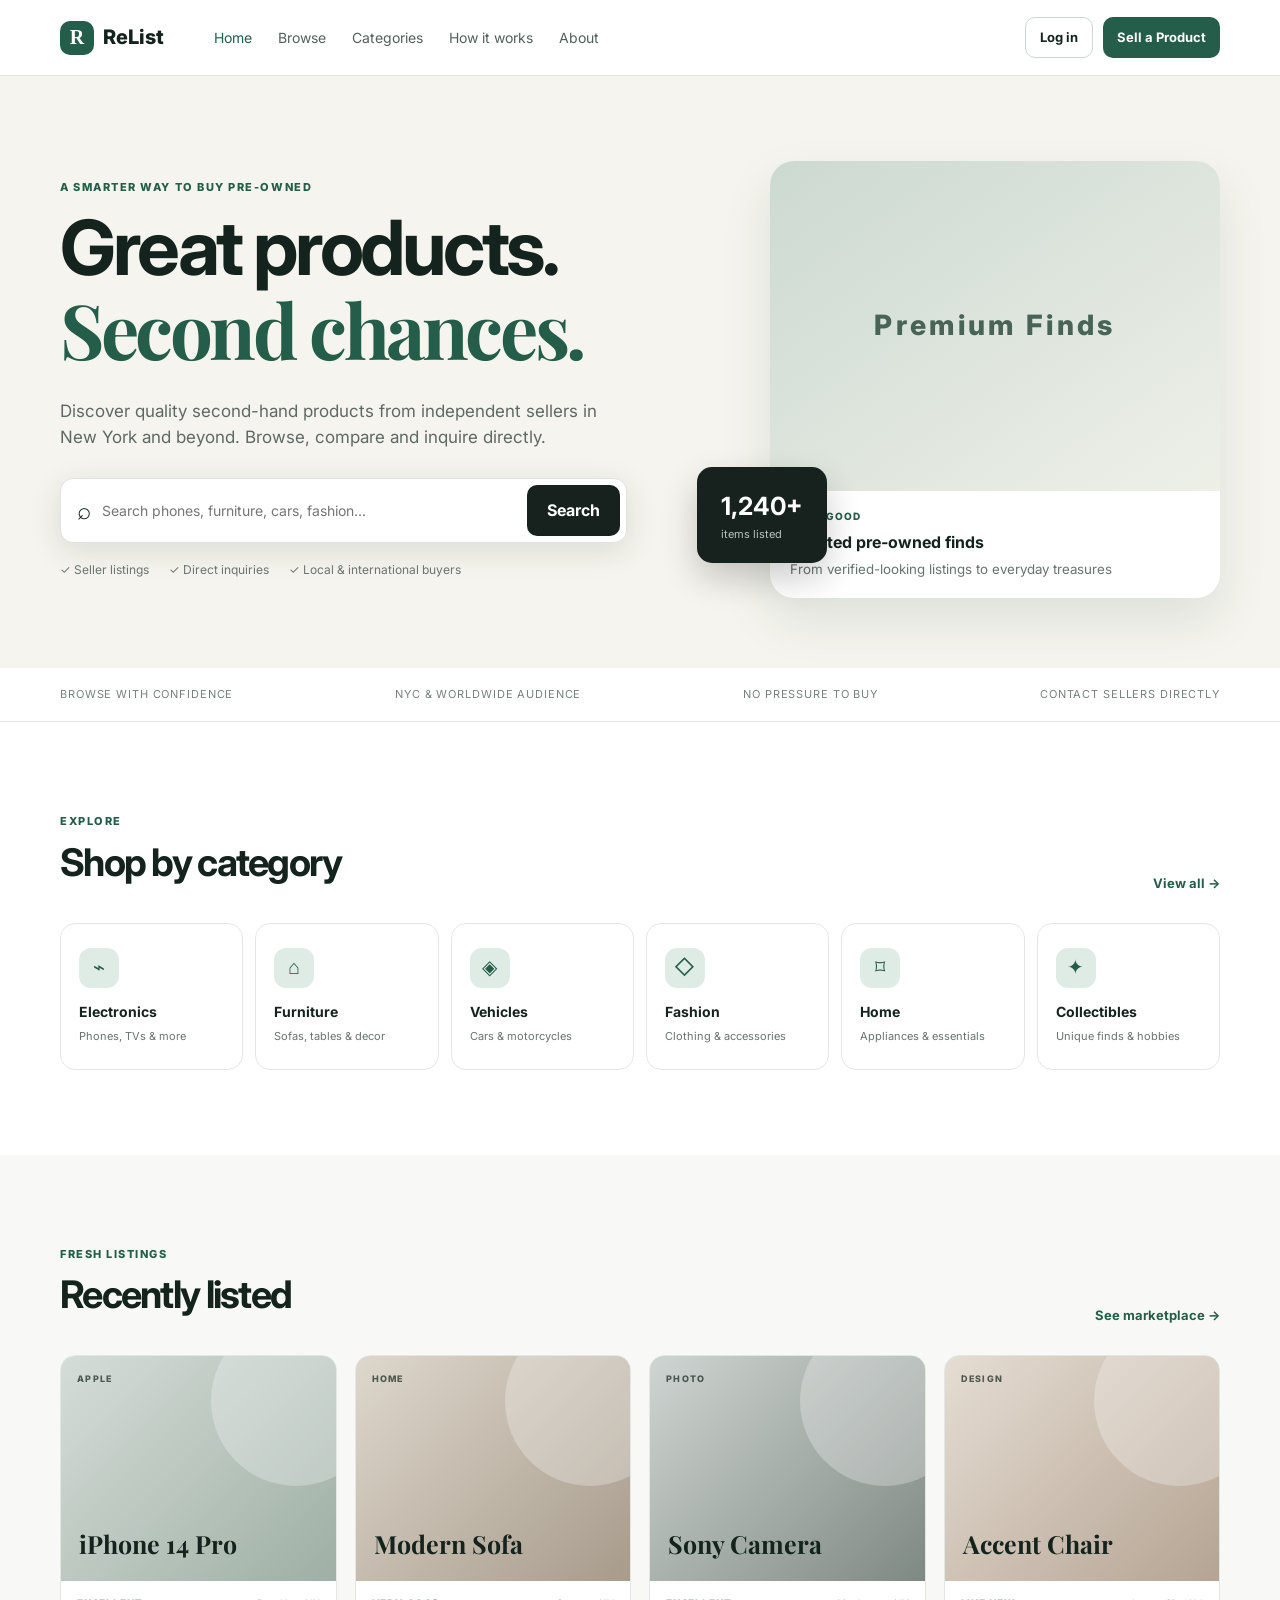
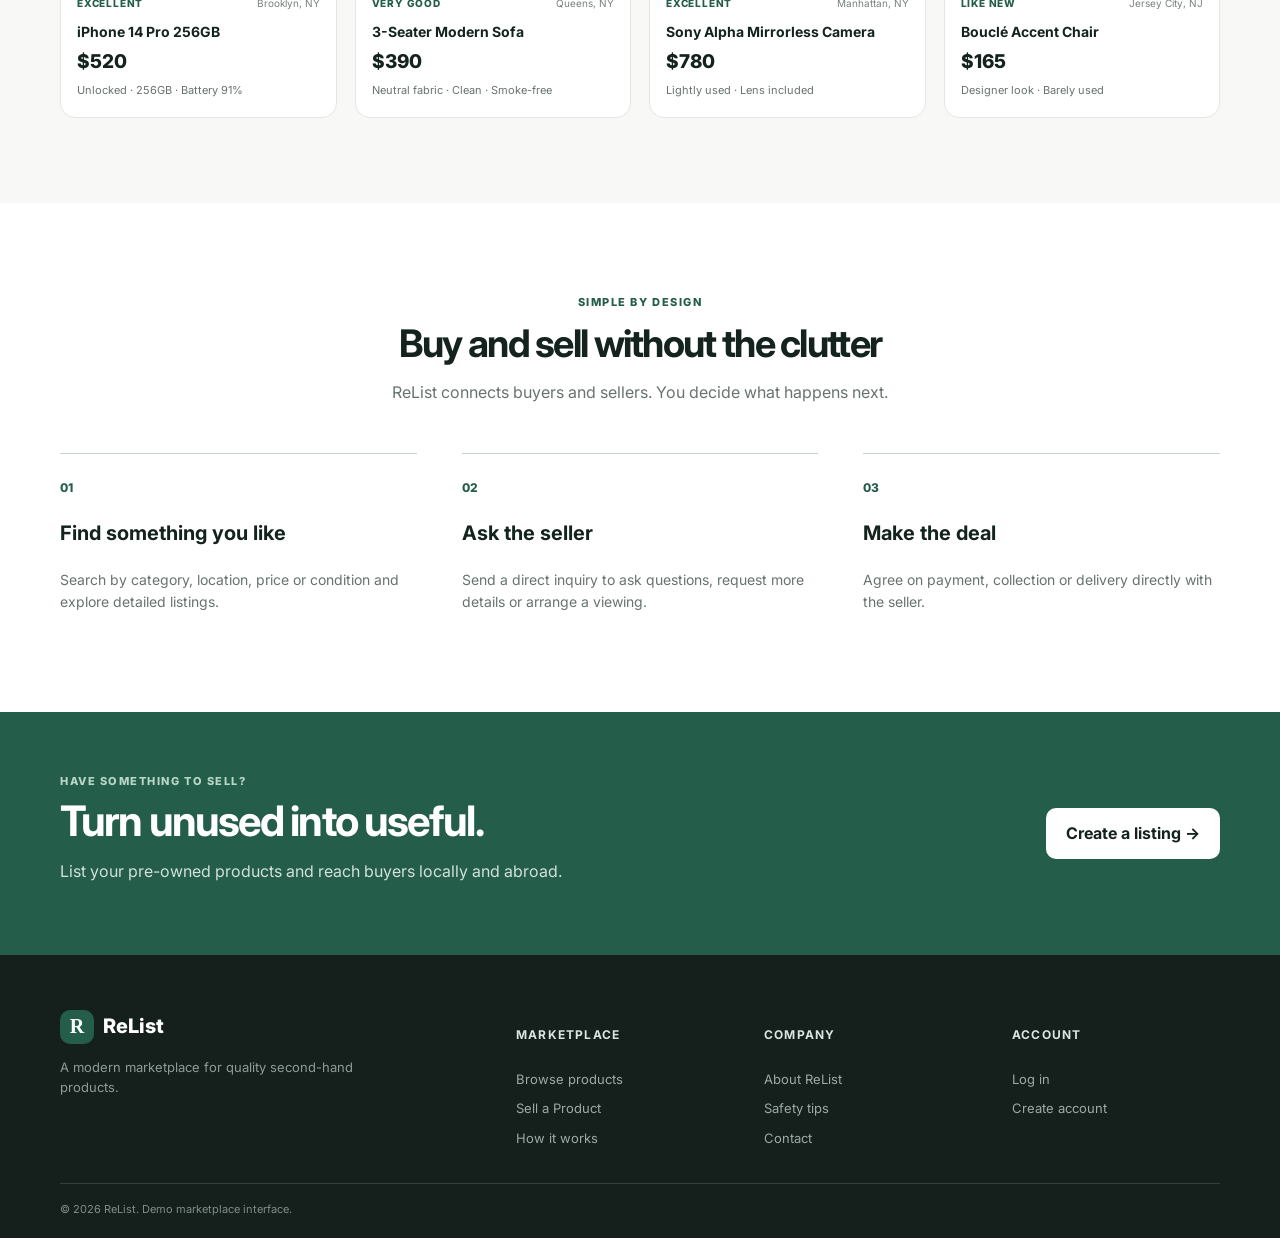
<file: index.html>
<!DOCTYPE html>
<html lang="en">
<head>
  <meta charset="UTF-8">
  <meta name="viewport" content="width=device-width, initial-scale=1.0">
  <meta name="description" content="A clean second-hand marketplace for quality pre-owned products from trusted sellers.">
  <title>ReList — Quality Second-Hand Marketplace</title>
  <link rel="preconnect" href="https://fonts.googleapis.com">
  <link rel="preconnect" href="https://fonts.gstatic.com" crossorigin>
  <link href="https://fonts.googleapis.com/css2?family=Inter:wght@400;500;600;700;800&family=Playfair+Display:wght@700&display=swap" rel="stylesheet">
  <link rel="stylesheet" href="assets/styles.css">
</head>
<body>
<header class="site-header">
  <div class="container nav-wrap">
    <a class="logo" href="index.html"><span>R</span> ReList</a>
    <button class="mobile-toggle" aria-label="Open menu">☰</button>
    <nav class="main-nav">
      <a href="index.html" class="active">Home</a>
      <a href="browse.html">Browse</a>
      <a href="#categories">Categories</a>
      <a href="#how-it-works">How it works</a>
      <a href="about.html">About</a>
    </nav>
    <div class="nav-actions">
      <a class="btn btn-outline small" href="login.html">Log in</a>
      <a class="btn btn-primary small" href="sell.html">Sell a Product</a>
    </div>
  </div>
</header>

<main>
<section class="hero">
  <div class="container hero-grid">
    <div class="hero-copy">
      <div class="eyebrow">A smarter way to buy pre-owned</div>
      <h1>Great products.<br><em>Second chances.</em></h1>
      <p>Discover quality second-hand products from independent sellers in New York and beyond. Browse, compare and inquire directly.</p>
      <form class="hero-search" action="browse.html">
        <span>⌕</span>
        <input name="q" placeholder="Search phones, furniture, cars, fashion..." aria-label="Search products">
        <button class="btn btn-dark">Search</button>
      </form>
      <div class="hero-meta"><span>✓ Seller listings</span><span>✓ Direct inquiries</span><span>✓ Local & international buyers</span></div>
    </div>
    <div class="hero-visual">
      <div class="hero-card hero-card-main">
        <div class="photo-placeholder large">Premium Finds</div>
        <div class="hero-product-info"><span class="condition-badge">VERY GOOD</span><strong>Curated pre-owned finds</strong><small>From verified-looking listings to everyday treasures</small></div>
      </div>
      <div class="floating-card"><strong>1,240+</strong><span>items listed</span></div>
    </div>
  </div>
</section>

<section class="trust-strip">
  <div class="container trust-items"><span>Browse with confidence</span><span>NYC & worldwide audience</span><span>No pressure to buy</span><span>Contact sellers directly</span></div>
</section>

<section class="section" id="categories">
  <div class="container">
    <div class="section-heading"><div><span class="kicker">Explore</span><h2>Shop by category</h2></div><a href="browse.html">View all →</a></div>
    <div class="category-grid">
      <a class="category-card" href="browse.html?category=electronics"><div class="cat-icon">⌁</div><strong>Electronics</strong><span>Phones, TVs & more</span></a>
      <a class="category-card" href="browse.html?category=furniture"><div class="cat-icon">⌂</div><strong>Furniture</strong><span>Sofas, tables & decor</span></a>
      <a class="category-card" href="browse.html?category=vehicles"><div class="cat-icon">◈</div><strong>Vehicles</strong><span>Cars & motorcycles</span></a>
      <a class="category-card" href="browse.html?category=fashion"><div class="cat-icon">◇</div><strong>Fashion</strong><span>Clothing & accessories</span></a>
      <a class="category-card" href="browse.html?category=home"><div class="cat-icon">⌑</div><strong>Home</strong><span>Appliances & essentials</span></a>
      <a class="category-card" href="browse.html?category=collectibles"><div class="cat-icon">✦</div><strong>Collectibles</strong><span>Unique finds & hobbies</span></a>
    </div>
  </div>
</section>

<section class="section soft" id="featured">
  <div class="container">
    <div class="section-heading"><div><span class="kicker">Fresh listings</span><h2>Recently listed</h2></div><a href="browse.html">See marketplace →</a></div>
    <div class="product-grid">
      <article class="product-card">
        <a href="product.html?id=1"><div class="product-image p-phone"><span>APPLE</span><b>iPhone 14 Pro</b></div></a>
        <div class="product-body"><div class="row"><span class="condition">Excellent</span><span class="location">Brooklyn, NY</span></div><h3><a href="product.html?id=1">iPhone 14 Pro 256GB</a></h3><div class="price">$520</div><p>Unlocked · 256GB · Battery 91%</p></div>
      </article>
      <article class="product-card">
        <a href="product.html?id=2"><div class="product-image p-sofa"><span>HOME</span><b>Modern Sofa</b></div></a>
        <div class="product-body"><div class="row"><span class="condition">Very good</span><span class="location">Queens, NY</span></div><h3><a href="product.html?id=2">3-Seater Modern Sofa</a></h3><div class="price">$390</div><p>Neutral fabric · Clean · Smoke-free</p></div>
      </article>
      <article class="product-card">
        <a href="product.html?id=3"><div class="product-image p-camera"><span>PHOTO</span><b>Sony Camera</b></div></a>
        <div class="product-body"><div class="row"><span class="condition">Excellent</span><span class="location">Manhattan, NY</span></div><h3><a href="product.html?id=3">Sony Alpha Mirrorless Camera</a></h3><div class="price">$780</div><p>Lightly used · Lens included</p></div>
      </article>
      <article class="product-card">
        <a href="product.html?id=4"><div class="product-image p-chair"><span>DESIGN</span><b>Accent Chair</b></div></a>
        <div class="product-body"><div class="row"><span class="condition">Like new</span><span class="location">Jersey City, NJ</span></div><h3><a href="product.html?id=4">Bouclé Accent Chair</a></h3><div class="price">$165</div><p>Designer look · Barely used</p></div>
      </article>
    </div>
  </div>
</section>

<section class="section" id="how-it-works">
  <div class="container">
    <div class="center-heading"><span class="kicker">Simple by design</span><h2>Buy and sell without the clutter</h2><p>ReList connects buyers and sellers. You decide what happens next.</p></div>
    <div class="steps">
      <div class="step"><span>01</span><h3>Find something you like</h3><p>Search by category, location, price or condition and explore detailed listings.</p></div>
      <div class="step"><span>02</span><h3>Ask the seller</h3><p>Send a direct inquiry to ask questions, request more details or arrange a viewing.</p></div>
      <div class="step"><span>03</span><h3>Make the deal</h3><p>Agree on payment, collection or delivery directly with the seller.</p></div>
    </div>
  </div>
</section>

<section class="sell-banner">
  <div class="container banner-inner"><div><span class="kicker">Have something to sell?</span><h2>Turn unused into useful.</h2><p>List your pre-owned products and reach buyers locally and abroad.</p></div><a class="btn btn-light" href="sell.html">Create a listing →</a></div>
</section>
</main>

<footer class="footer"><div class="container footer-grid"><div><a class="logo light" href="index.html"><span>R</span> ReList</a><p>A modern marketplace for quality second-hand products.</p></div><div><h4>Marketplace</h4><a href="browse.html">Browse products</a><a href="sell.html">Sell a Product</a><a href="about.html">How it works</a></div><div><h4>Company</h4><a href="about.html">About ReList</a><a href="#">Safety tips</a><a href="#">Contact</a></div><div><h4>Account</h4><a href="login.html">Log in</a><a href="login.html#register">Create account</a></div></div><div class="container footer-bottom">© 2026 ReList. Demo marketplace interface.</div></footer>
<script src="assets/products.js"></script><script src="assets/app.js"></script>
</body>
</html>
</file>
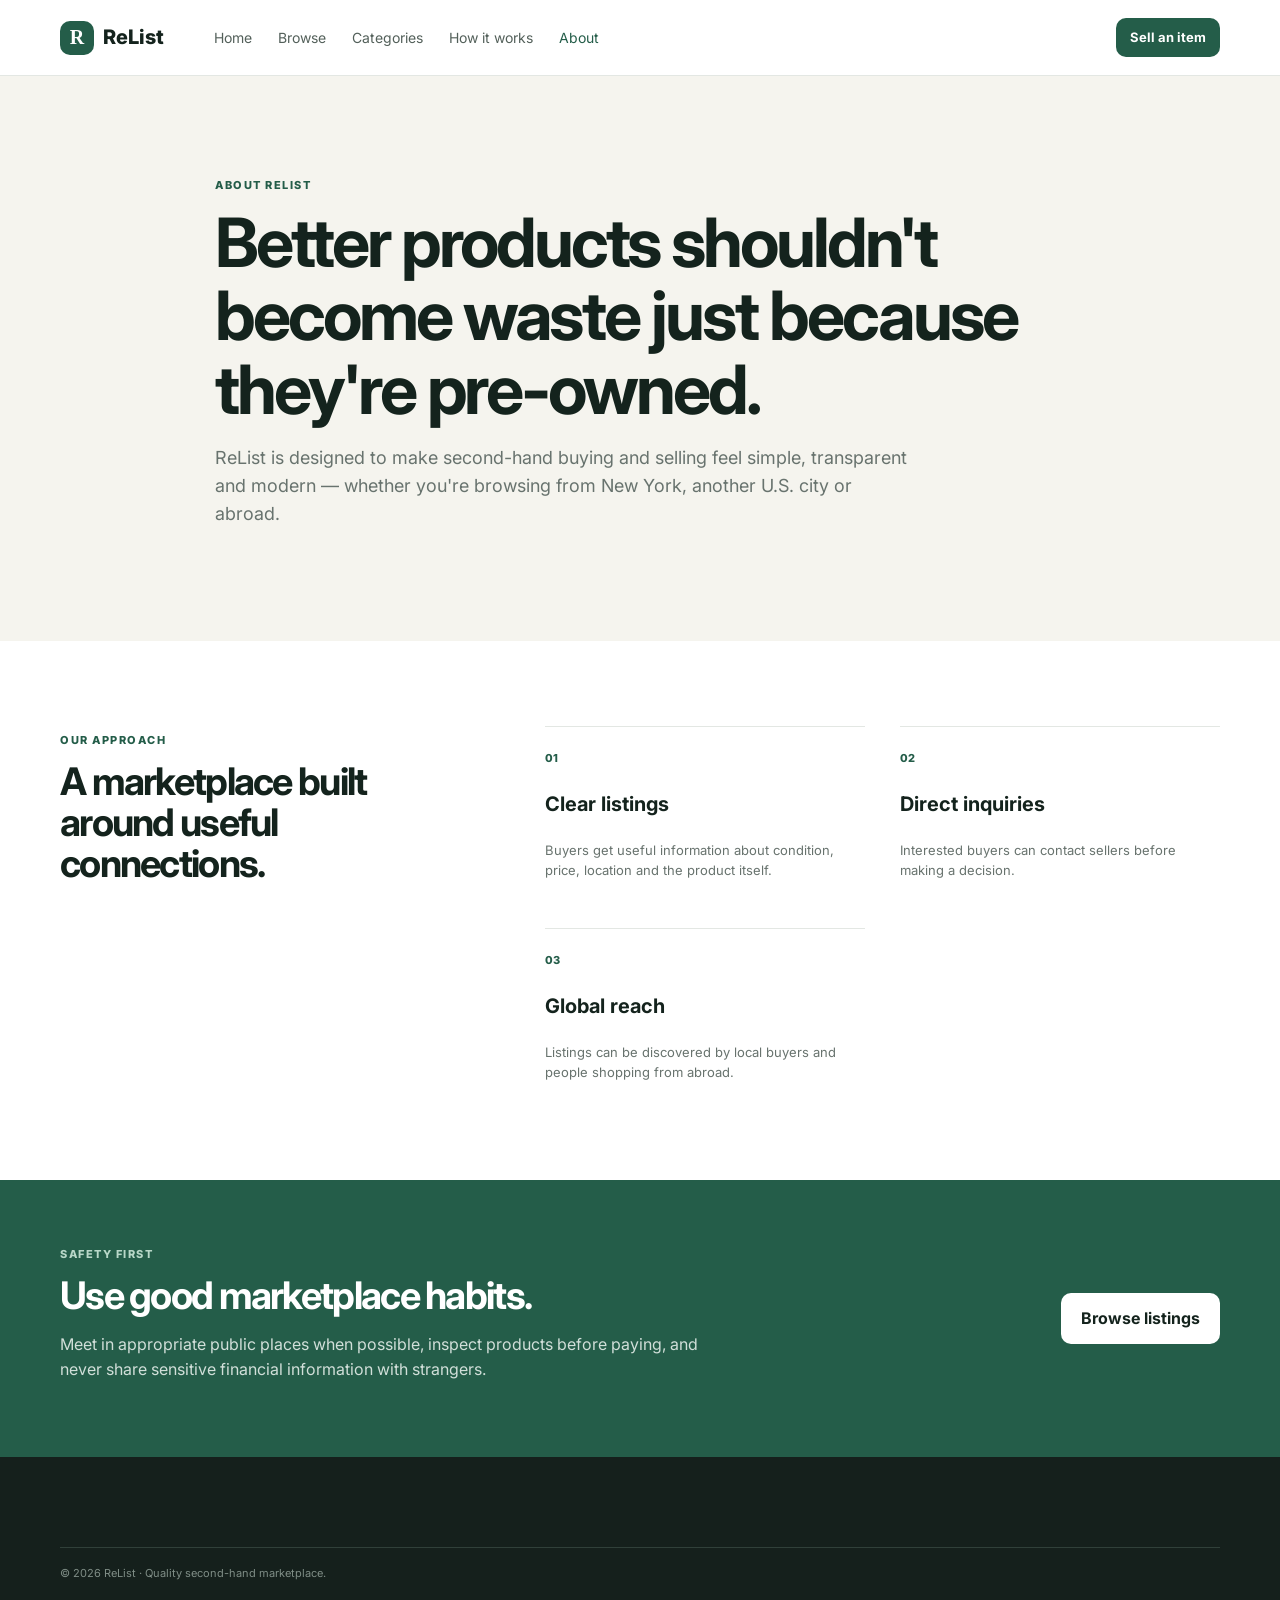
<file: about.html>
<!DOCTYPE html>
<html lang="en"><head><meta charset="UTF-8"><meta name="viewport" content="width=device-width, initial-scale=1.0"><title>About ReList</title><link rel="preconnect" href="https://fonts.googleapis.com"><link rel="preconnect" href="https://fonts.gstatic.com" crossorigin><link href="https://fonts.googleapis.com/css2?family=Inter:wght@400;500;600;700;800&family=Playfair+Display:wght@700&display=swap" rel="stylesheet"><link rel="stylesheet" href="assets/styles.css"></head>
<body><header class="site-header"><div class="container nav-wrap"><a class="logo" href="index.html"><span>R</span> ReList</a><button class="mobile-toggle">☰</button><nav class="main-nav"><a href="index.html">Home</a><a href="browse.html">Browse</a><a href="index.html#categories">Categories</a><a href="index.html#how-it-works">How it works</a><a href="about.html" class="active">About</a></nav><div class="nav-actions"><a class="btn btn-primary small" href="sell.html">Sell an item</a></div></div></header>
<main><section class="about-hero"><div class="container narrow"><span class="kicker">About ReList</span><h1>Better products shouldn't become waste just because they're pre-owned.</h1><p>ReList is designed to make second-hand buying and selling feel simple, transparent and modern — whether you're browsing from New York, another U.S. city or abroad.</p></div></section><section class="section"><div class="container values"><div><span class="kicker">Our approach</span><h2>A marketplace built around useful connections.</h2></div><div class="value-grid"><article><span>01</span><h3>Clear listings</h3><p>Buyers get useful information about condition, price, location and the product itself.</p></article><article><span>02</span><h3>Direct inquiries</h3><p>Interested buyers can contact sellers before making a decision.</p></article><article><span>03</span><h3>Global reach</h3><p>Listings can be discovered by local buyers and people shopping from abroad.</p></article></div></div></section><section class="safety-section"><div class="container"><div><span class="kicker">Safety first</span><h2>Use good marketplace habits.</h2><p>Meet in appropriate public places when possible, inspect products before paying, and never share sensitive financial information with strangers.</p></div><a class="btn btn-light" href="browse.html">Browse listings</a></div></section></main><footer class="footer"><div class="container footer-bottom">© 2026 ReList · Quality second-hand marketplace.</div></footer></body></html>
</file>
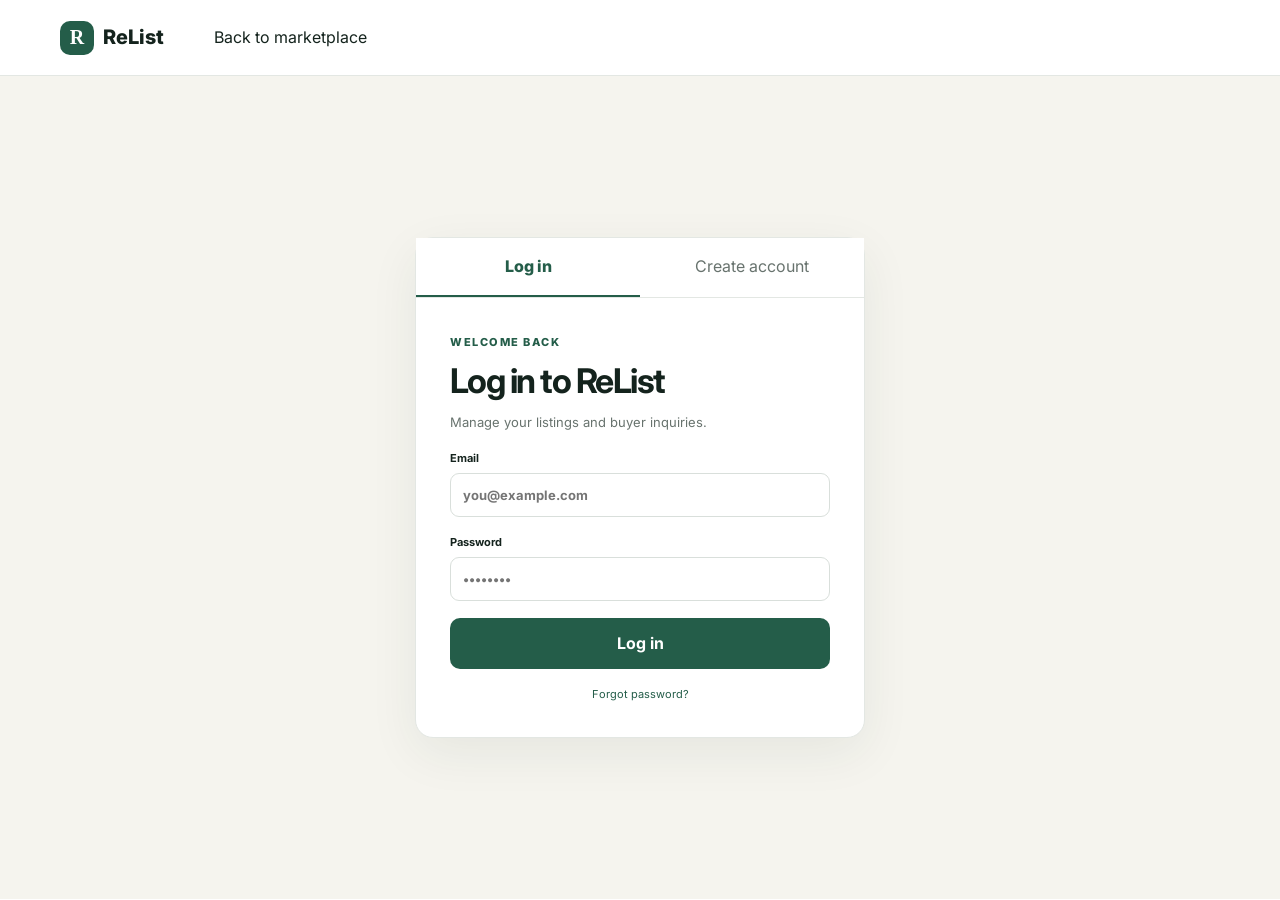
<file: login.html>
<!DOCTYPE html>
<html lang="en"><head><meta charset="UTF-8"><meta name="viewport" content="width=device-width, initial-scale=1.0"><title>Log in — ReList</title><link rel="preconnect" href="https://fonts.googleapis.com"><link rel="preconnect" href="https://fonts.gstatic.com" crossorigin><link href="https://fonts.googleapis.com/css2?family=Inter:wght@400;500;600;700;800&family=Playfair+Display:wght@700&display=swap" rel="stylesheet"><link rel="stylesheet" href="assets/styles.css"></head>
<body class="auth-page"><header class="site-header"><div class="container nav-wrap"><a class="logo" href="index.html"><span>R</span> ReList</a><a href="browse.html">Back to marketplace</a></div></header><main><div class="auth-card"><div class="auth-tabs"><button class="active">Log in</button><button>Create account</button></div><div id="loginPanel"><span class="kicker">Welcome back</span><h1>Log in to ReList</h1><p>Manage your listings and buyer inquiries.</p><form><label>Email<input type="email" required placeholder="you@example.com"></label><label>Password<input type="password" required placeholder="••••••••"></label><button class="btn btn-primary full">Log in</button></form><a class="forgot" href="#">Forgot password?</a></div><div id="registerPanel" hidden><span class="kicker">Join ReList</span><h1>Create your account</h1><p>Start buying and selling quality pre-owned products.</p><form><label>Full name<input placeholder="Your name"></label><label>Email<input type="email" placeholder="you@example.com"></label><label>Password<input type="password" placeholder="Create a password"></label><button class="btn btn-primary full">Create account</button></form></div></div></main><script src="assets/products.js"></script><script src="assets/app.js"></script></body></html>
</file>
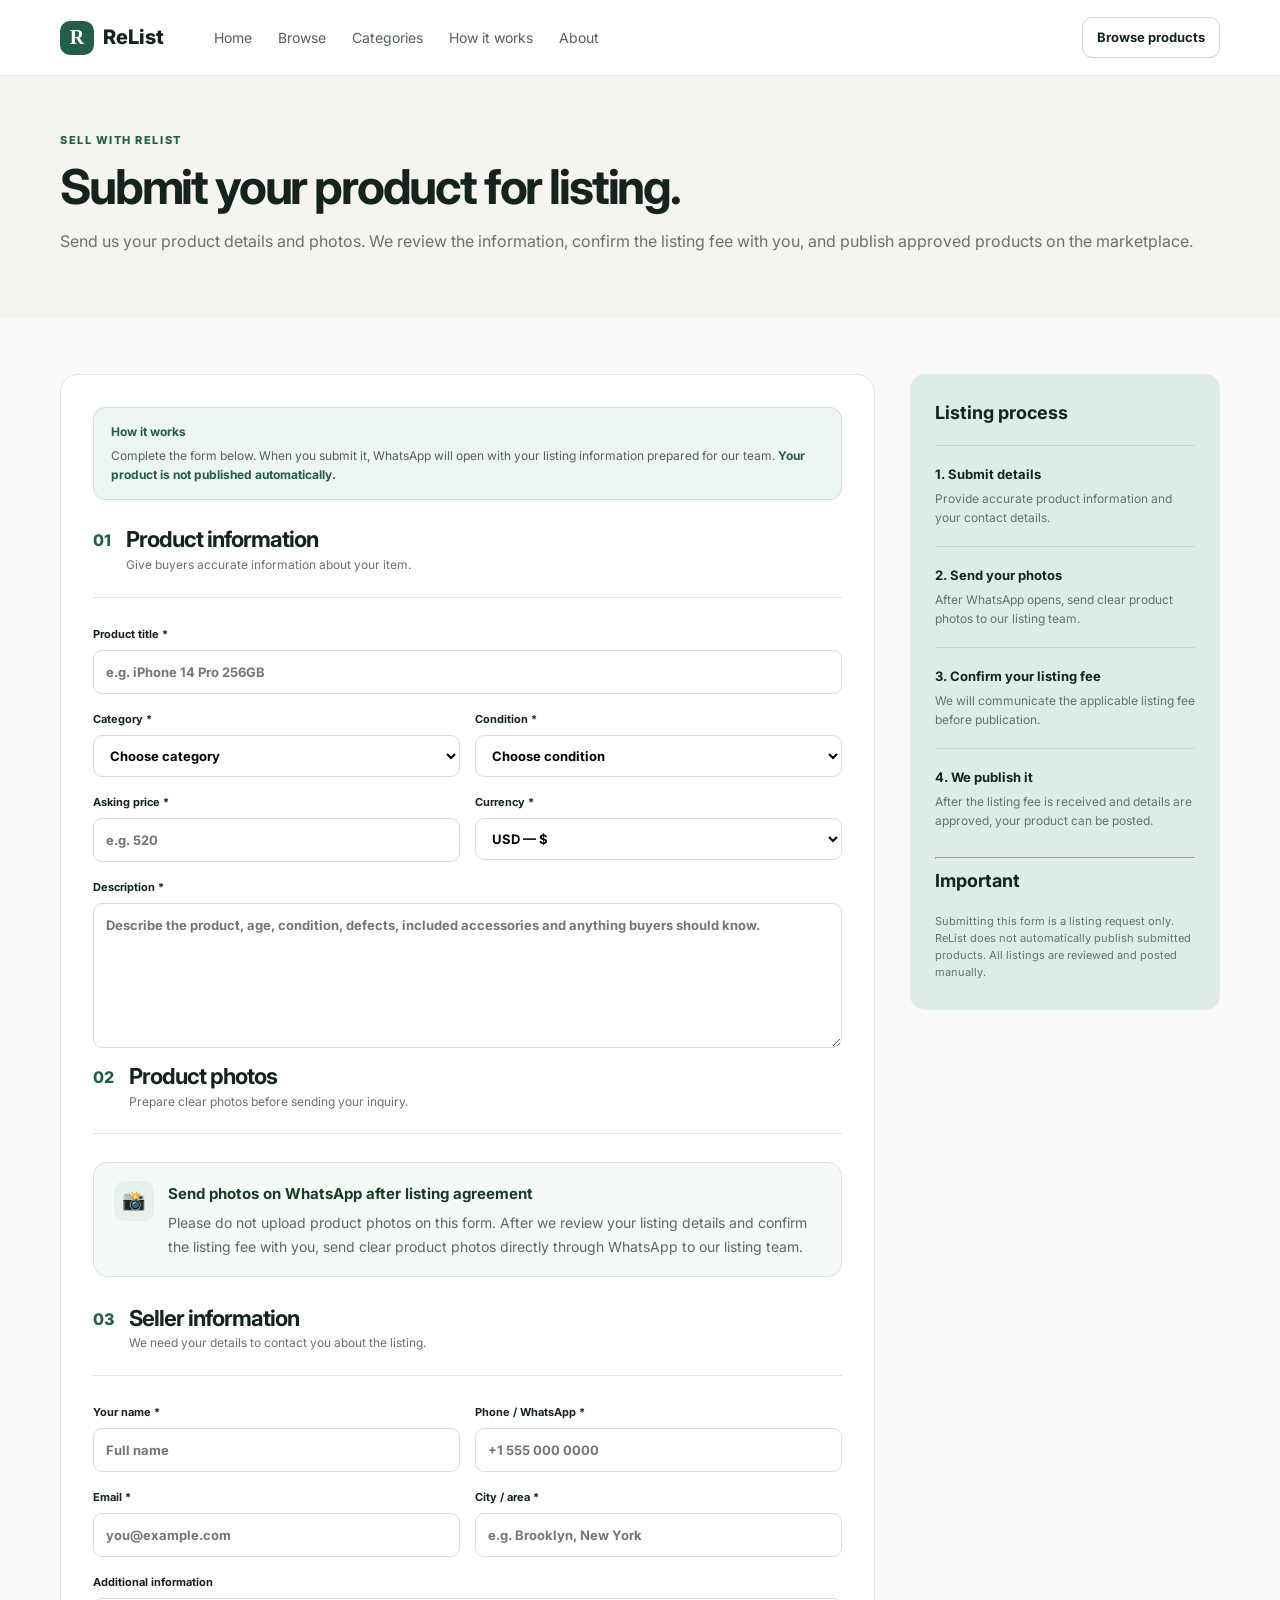
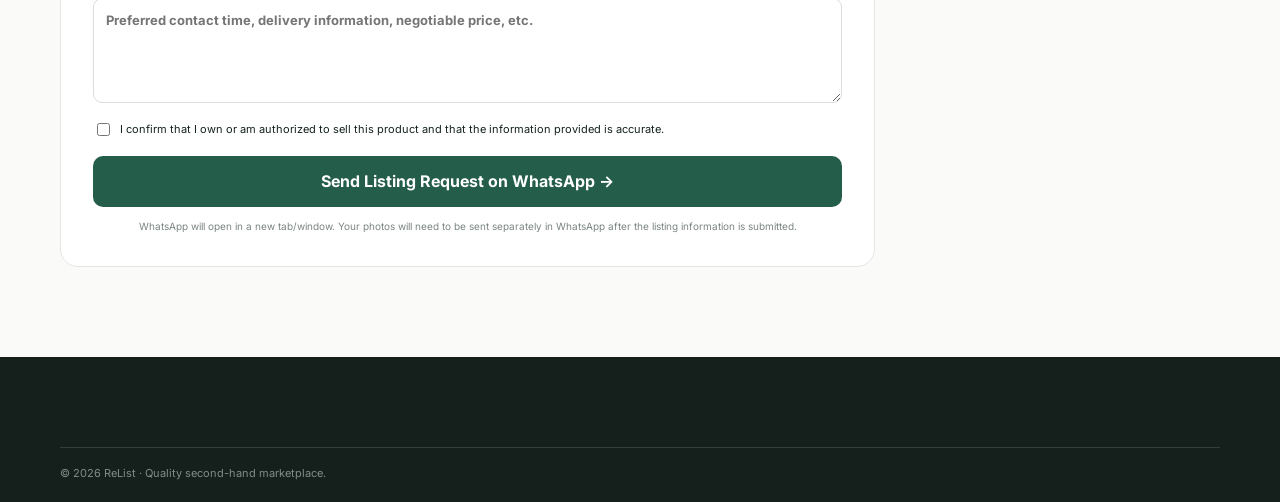
<file: sell.html>
<!DOCTYPE html>
<html lang="en">
<head>
<meta charset="UTF-8"><meta name="viewport" content="width=device-width, initial-scale=1.0">
<meta name="description" content="Submit your second-hand product to ReList for review and listing.">
<title>Sell a Product — ReList</title>
<link rel="preconnect" href="https://fonts.googleapis.com"><link rel="preconnect" href="https://fonts.gstatic.com" crossorigin>
<link href="https://fonts.googleapis.com/css2?family=Inter:wght@400;500;600;700;800&family=Playfair+Display:wght@700&display=swap" rel="stylesheet">
<link rel="stylesheet" href="assets/styles.css">
</head>
<body>
<header class="site-header"><div class="container nav-wrap">
<a class="logo" href="index.html"><span>R</span> ReList</a>
<button class="mobile-toggle">☰</button>
<nav class="main-nav"><a href="index.html">Home</a><a href="browse.html">Browse</a><a href="index.html#categories">Categories</a><a href="index.html#how-it-works">How it works</a><a href="about.html">About</a></nav>
<div class="nav-actions"><a class="btn btn-outline small" href="browse.html">Browse products</a></div>
</div></header>

<main>
<section class="page-hero compact"><div class="container">
<span class="kicker">Sell with ReList</span>
<h1>Submit your product for listing.</h1>
<p>Send us your product details and photos. We review the information, confirm the listing fee with you, and publish approved products on the marketplace.</p>
</div></section>

<section class="form-section">
<div class="container form-layout">
<div class="form-card">
<div class="notice-box"><strong>How it works</strong><p>Complete the form below. When you submit it, WhatsApp will open with your listing information prepared for our team. <strong>Your product is not published automatically.</strong></p></div>

<form id="listingForm">
<div class="form-section-title"><span>01</span><div><h2>Product information</h2><p>Give buyers accurate information about your item.</p></div></div>

<label>Product title *<input id="productTitle" required placeholder="e.g. iPhone 14 Pro 256GB"></label>

<div class="two-col">
<label>Category *
<select id="category" required><option value="">Choose category</option><option>Electronics</option><option>Furniture</option><option>Vehicles</option><option>Fashion</option><option>Home & Appliances</option><option>Collectibles</option><option>Tools & Equipment</option><option>Other</option></select></label>
<label>Condition *
<select id="condition" required><option value="">Choose condition</option><option>Like new</option><option>Excellent</option><option>Very good</option><option>Good</option><option>Fair</option></select></label>
</div>

<div class="two-col">
<label>Asking price *<input id="price" required type="number" min="0" step="0.01" placeholder="e.g. 520"></label>
<label>Currency *<select id="currency" required><option>USD — $</option><option>EUR — €</option><option>GBP — £</option><option>KES — KSh</option><option>CAD — C$</option></select></label>
</div>

<label>Description *<textarea id="description" required rows="6" placeholder="Describe the product, age, condition, defects, included accessories and anything buyers should know."></textarea></label>

<div class="form-section-title"><span>02</span><div><h2>Product photos</h2><p>Prepare clear photos before sending your inquiry.</p></div></div>
<div class="photo-notice" role="note">
  <div class="photo-notice-icon">📸</div>
  <div>
    <strong>Send photos on WhatsApp after listing agreement</strong>
    <p>Please do not upload product photos on this form. After we review your listing details and confirm the listing fee with you, send clear product photos directly through WhatsApp to our listing team.</p>
  </div>
</div>

<div class="form-section-title"><span>03</span><div><h2>Seller information</h2><p>We need your details to contact you about the listing.</p></div></div>

<div class="two-col">
<label>Your name *<input id="sellerName" required placeholder="Full name"></label>
<label>Phone / WhatsApp *<input id="sellerPhone" required placeholder="+1 555 000 0000"></label>
</div>

<div class="two-col">
<label>Email *<input id="sellerEmail" required type="email" placeholder="you@example.com"></label>
<label>City / area *<input id="location" required placeholder="e.g. Brooklyn, New York"></label>
</div>

<label>Additional information<textarea id="additional" rows="4" placeholder="Preferred contact time, delivery information, negotiable price, etc."></textarea></label>

<label class="check"><input id="confirm" type="checkbox" required> I confirm that I own or am authorized to sell this product and that the information provided is accurate.</label>

<button class="btn btn-primary full" type="submit">Send Listing Request on WhatsApp →</button>
<p class="form-help">WhatsApp will open in a new tab/window. Your photos will need to be sent separately in WhatsApp after the listing information is submitted.</p>
</form>
</div>

<aside class="seller-tips">
<h3>Listing process</h3>
<div><b>1. Submit details</b><p>Provide accurate product information and your contact details.</p></div>
<div><b>2. Send your photos</b><p>After WhatsApp opens, send clear product photos to our listing team.</p></div>
<div><b>3. Confirm your listing fee</b><p>We will communicate the applicable listing fee before publication.</p></div>
<div><b>4. We publish it</b><p>After the listing fee is received and details are approved, your product can be posted.</p></div>
<hr>
<h3>Important</h3><p class="small-note">Submitting this form is a listing request only. ReList does not automatically publish submitted products. All listings are reviewed and posted manually.</p>
</aside>
</div>
</section>
</main>

<footer class="footer"><div class="container footer-bottom">© 2026 ReList · Quality second-hand marketplace.</div></footer>
<script src="assets/products.js"></script><script src="assets/app.js"></script>
<script>
document.getElementById('listingForm').addEventListener('submit', function(e){
  e.preventDefault();
  const v=id=>document.getElementById(id).value.trim();
  const msg =
`*NEW RELISTING REQUEST*

*PRODUCT*
Product: ${v('productTitle')}
Category: ${v('category')}
Condition: ${v('condition')}
Asking Price: ${v('currency')} ${v('price')}

*DESCRIPTION*
${v('description')}

*SELLER*
Name: ${v('sellerName')}
Phone/WhatsApp: ${v('sellerPhone')}
Email: ${v('sellerEmail')}
Location: ${v('location')}

*ADDITIONAL INFORMATION*
${v('additional') || 'None'}

Photos: I will send clear product photos through WhatsApp after the listing agreement and fee confirmation.

*IMPORTANT*
I confirm that I own or am authorized to sell this product and that the information provided is accurate.

Please contact me regarding the listing fee and publication process.`;

  const url='https://wa.me/16672796965?text='+encodeURIComponent(msg);
  window.open(url,'_blank');
});
</script>
</body>
</html>
</file>
<file: assets/styles.css>
:root{--ink:#14231d;--muted:#68736e;--cream:#f5f4ee;--paper:#fff;--green:#245d49;--green2:#dfece5;--line:#e3e7e3;--dark:#17221e;--radius:18px}*{box-sizing:border-box}html{scroll-behavior:smooth}body{margin:0;font-family:Inter,Arial,sans-serif;color:var(--ink);background:#fff;line-height:1.55}a{color:inherit;text-decoration:none}button,input,textarea,select{font:inherit}button{cursor:pointer}.container{width:min(1160px,calc(100% - 40px));margin:auto}.site-header{height:76px;border-bottom:1px solid var(--line);background:#fff;position:sticky;top:0;z-index:20}.nav-wrap{height:100%;display:flex;align-items:center;gap:32px}.logo{font-weight:800;font-size:20px;display:flex;align-items:center;gap:9px;margin-right:18px}.logo span{width:34px;height:34px;border-radius:10px;background:var(--green);color:#fff;display:grid;place-items:center;font-family:Georgia,serif}.logo.light{color:#fff}.main-nav{display:flex;gap:26px;font-size:14px;color:#53605a;flex:1}.main-nav a:hover,.main-nav .active{color:var(--green)}.nav-actions{display:flex;gap:10px}.mobile-toggle{display:none;border:0;background:none;font-size:24px}.btn{display:inline-flex;align-items:center;justify-content:center;border:0;border-radius:10px;padding:13px 20px;font-weight:700;transition:.2s}.btn-primary{background:var(--green);color:#fff}.btn-primary:hover{background:#1a4b3a;transform:translateY(-1px)}.btn-dark{background:var(--dark);color:#fff}.btn-light{background:#fff;color:var(--ink)}.btn-outline{border:1px solid #cdd5d0;background:#fff}.btn.small{padding:9px 14px;font-size:13px}.full{width:100%}.hero{background:var(--cream);padding:85px 0 70px}.hero-grid{display:grid;grid-template-columns:1.04fr .96fr;align-items:center;gap:70px}.eyebrow,.kicker{font-size:11px;letter-spacing:.14em;text-transform:uppercase;font-weight:800;color:var(--green)}h1,h2{letter-spacing:-.045em;line-height:1.08;margin:10px 0}h1{font-size:clamp(46px,6vw,76px)}h2{font-size:38px}.hero h1 em{font-family:"Playfair Display",Georgia,serif;color:var(--green);font-style:normal}.hero-copy>p{font-size:17px;color:#5f6964;max-width:570px;margin:24px 0 28px}.hero-search{background:#fff;border:1px solid #dfe3df;border-radius:13px;padding:6px 6px 6px 16px;display:flex;align-items:center;max-width:620px;box-shadow:0 8px 30px #263d3020}.hero-search span{font-size:24px}.hero-search input{border:0;outline:0;flex:1;min-width:0;padding:11px;font-size:14px}.hero-meta{display:flex;gap:20px;flex-wrap:wrap;margin-top:18px;font-size:12px;color:#6c756f}.hero-visual{position:relative;min-height:430px}.hero-card{background:#fff;border-radius:24px;box-shadow:0 22px 50px #183c2b1a;overflow:hidden;width:86%;margin-left:auto}.photo-placeholder{background:linear-gradient(145deg,#ccd9d1,#eef0e8);display:grid;place-items:center;color:#476456;font-weight:800;letter-spacing:.12em}.photo-placeholder.large{height:330px;font-size:28px}.hero-product-info{padding:18px 20px;display:flex;flex-direction:column;gap:5px}.hero-product-info small{color:var(--muted)}.condition-badge{font-size:10px;font-weight:800;color:var(--green);letter-spacing:.1em}.floating-card{position:absolute;left:0;bottom:35px;background:var(--dark);color:#fff;padding:20px 24px;border-radius:15px;display:flex;flex-direction:column;box-shadow:0 15px 35px #0003}.floating-card strong{font-size:25px}.floating-card span{font-size:11px;color:#b9c4bf}.trust-strip{border-bottom:1px solid var(--line);background:#fff}.trust-items{display:flex;justify-content:space-between;gap:20px;padding:18px 0;font-size:11px;color:#78817c;text-transform:uppercase;letter-spacing:.08em}.section{padding:85px 0}.soft{background:#f8f9f6}.section-heading{display:flex;justify-content:space-between;align-items:end;margin-bottom:30px}.section-heading>a{font-weight:700;font-size:13px;color:var(--green)}.category-grid{display:grid;grid-template-columns:repeat(6,1fr);gap:12px}.category-card{padding:24px 18px;border:1px solid var(--line);border-radius:15px;display:flex;flex-direction:column;gap:5px;transition:.2s}.category-card:hover{transform:translateY(-3px);border-color:#b8c9bf;box-shadow:0 10px 25px #173b2a10}.category-card strong{font-size:14px}.category-card span:last-child{font-size:11px;color:var(--muted)}.cat-icon{width:40px;height:40px;border-radius:12px;background:var(--green2);color:var(--green);display:grid;place-items:center;font-size:20px;margin-bottom:8px}.product-grid{display:grid;grid-template-columns:repeat(4,1fr);gap:18px}.product-card{background:#fff;border:1px solid var(--line);border-radius:15px;overflow:hidden;transition:.2s}.product-card:hover{box-shadow:0 12px 30px #19382a12;transform:translateY(-2px)}.product-image{height:225px;display:flex;align-items:flex-end;padding:18px;position:relative;overflow:hidden}.product-image:after,.detail-main-image:after{content:"";position:absolute;width:170px;height:170px;border-radius:50%;background:#fff4;right:-45px;top:-40px}.product-image span{position:absolute;top:16px;left:16px;font-size:9px;letter-spacing:.14em;font-weight:800;opacity:.7}.product-image b{font-family:"Playfair Display",Georgia,serif;font-size:25px;position:relative;z-index:1}.product-image img{position:absolute;inset:0;width:100%;height:100%;object-fit:cover;z-index:0}.product-image img+span,.product-image img+b{z-index:2;color:#fff;text-shadow:0 2px 8px #0008}.product-image img:after{content:""}.p-phone{background:linear-gradient(135deg,#d6ddd8,#9eafa5)}.p-sofa{background:linear-gradient(135deg,#ded7cc,#a79b8b)}.p-camera{background:linear-gradient(135deg,#cfd5d2,#7f8984)}.p-chair{background:linear-gradient(135deg,#e5ddd3,#b5a493)}.p-laptop{background:linear-gradient(135deg,#dce0df,#9da7a5)}.p-bike{background:linear-gradient(135deg,#d9dedb,#87958e)}.p-bag{background:linear-gradient(135deg,#ddd1c7,#987b69)}.p-coffee{background:linear-gradient(135deg,#dedbd2,#9b9687)}.p-collectible{background:linear-gradient(135deg,#d9d0b9,#8f7b55)}.product-body{padding:15px 16px 18px}.row{display:flex;justify-content:space-between;align-items:center;gap:10px}.condition{font-size:10px;text-transform:uppercase;letter-spacing:.08em;color:var(--green);font-weight:800}.location{font-size:10px;color:#78817c}.product-body h3{font-size:14px;margin:9px 0 4px}.price,.detail-price{font-weight:800;font-size:19px}.product-body p{font-size:11px;color:var(--muted);margin:6px 0 0}.center-heading{text-align:center;max-width:650px;margin:0 auto 48px}.center-heading p{color:var(--muted)}.steps{display:grid;grid-template-columns:repeat(3,1fr);gap:45px}.step{border-top:1px solid #cad3ce;padding-top:20px}.step>span{font-size:12px;color:var(--green);font-weight:800}.step h3{font-size:20px}.step p{color:var(--muted);font-size:14px}.sell-banner{background:var(--green);color:#fff;padding:55px 0}.sell-banner .kicker{color:#b8d7c8}.banner-inner{display:flex;align-items:center;justify-content:space-between;gap:30px}.banner-inner h2{margin:6px 0;font-size:42px}.banner-inner p{color:#d2e1db}.footer{background:#15201c;color:#dce4e0;padding:55px 0 20px}.footer-grid{display:grid;grid-template-columns:2fr 1fr 1fr 1fr;gap:40px}.footer p{color:#8e9b95;max-width:300px;font-size:13px}.footer h4{font-size:12px;text-transform:uppercase;letter-spacing:.1em}.footer-grid>div:not(:first-child){display:flex;flex-direction:column;gap:9px}.footer-grid>div:not(:first-child) a{font-size:13px;color:#9daaa4}.footer-bottom{border-top:1px solid #304039;margin-top:35px;padding-top:17px;color:#7f8d86;font-size:11px}.page-hero{background:var(--cream);padding:65px 0}.page-hero h1{font-size:48px;max-width:760px}.page-hero p{color:var(--muted)}.page-hero.compact{padding:50px 0}.browse-section{padding:45px 0 80px}.browse-layout{display:grid;grid-template-columns:245px 1fr;gap:35px}.filters{border-right:1px solid var(--line);padding-right:25px}.filter-head,.results-top{display:flex;justify-content:space-between;align-items:center;margin-bottom:22px}.filter-head button{border:0;background:none;color:var(--green);font-size:11px}.filters label,.form-card label{display:flex;flex-direction:column;gap:7px;font-size:11px;font-weight:700;margin-bottom:17px}.filters input,.filters select,.form-card input,.form-card select,.form-card textarea,.auth-card input,.auth-card textarea{border:1px solid #d9dfdb;border-radius:9px;padding:11px 12px;outline:0;background:#fff;font-size:13px}.filters input:focus,.filters select:focus,.form-card input:focus,.form-card select:focus,.form-card textarea:focus{border-color:var(--green)}.price-inputs{display:grid;grid-template-columns:1fr 1fr;gap:8px}.results-top{font-size:12px;color:var(--muted)}.results-top strong{color:var(--ink)}.results-top select{border:1px solid var(--line);border-radius:8px;padding:9px;background:#fff}.results .product-grid{grid-template-columns:repeat(3,1fr)}.empty-state{text-align:center;padding:70px;color:var(--muted)}.breadcrumb{padding:25px 0;font-size:11px;color:#7c8580}.product-detail{width:min(1160px,calc(100% - 40px));margin:10px auto 80px;display:grid;grid-template-columns:1.1fr .9fr;gap:65px}.detail-main-image{height:540px;border-radius:20px;position:relative;overflow:hidden;background:#eee}.detail-main-image img{width:100%;height:100%;display:block;object-fit:cover}.detail-main-image::after{content:"";position:absolute;inset:0;background:linear-gradient(180deg,rgba(0,0,0,.08),transparent 35%,rgba(0,0,0,.12));pointer-events:none}.detail-main-image span{position:absolute;top:22px;left:24px;z-index:2;background:rgba(255,255,255,.88);color:var(--ink);padding:7px 10px;border-radius:999px;font:800 10px Inter;letter-spacing:.15em}.detail-main-image b{display:none}.thumbs{display:flex;gap:10px;margin-top:12px}.thumb{height:76px;width:86px;border:2px solid transparent;border-radius:10px;padding:0;overflow:hidden;background:#eee}.thumb img{width:100%;height:100%;display:block;object-fit:cover}.thumb.active{border-color:var(--green);box-shadow:0 0 0 2px #fff inset}.thumb:focus-visible{outline:3px solid #9bc7b4;outline-offset:2px}.detail-copy{padding-top:35px}.detail-copy h1{font-size:48px;margin:16px 0}.detail-price{font-size:30px;margin:15px 0}.lead{color:var(--muted);font-size:15px}.spec-grid{display:grid;grid-template-columns:1fr 1fr;border-top:1px solid var(--line);border-bottom:1px solid var(--line);margin:25px 0}.spec-grid div{padding:15px 0;display:flex;flex-direction:column}.spec-grid small{color:var(--muted);font-size:10px}.spec-grid strong{font-size:13px}.seller-card{display:flex;align-items:center;gap:12px;margin:25px 0;padding:15px;border:1px solid var(--line);border-radius:12px}.avatar{width:42px;height:42px;background:var(--green2);border-radius:50%;display:grid;place-items:center;font-weight:800;color:var(--green)}.seller-card div:nth-child(2){display:flex;flex-direction:column;flex:1}.seller-card small,.seller-card span{font-size:10px;color:var(--muted)}.verified{color:var(--green)!important}.safety-note{font-size:10px;color:#758079;text-align:center;margin-top:14px}.description-box{border:1px solid var(--line);border-radius:15px;padding:25px;max-width:760px;color:#5c6761}.description-box li{margin:7px 0}.modal{position:fixed;inset:0;background:#10251dcc;display:none;place-items:center;padding:20px;z-index:50}.modal.open{display:grid}.modal-box{background:#fff;border-radius:18px;padding:32px;width:min(480px,100%);position:relative}.modal-close{position:absolute;right:18px;top:12px;border:0;background:none;font-size:27px}.modal-box h2{font-size:32px}.modal-box input,.modal-box textarea{width:100%;border:1px solid var(--line);padding:12px;border-radius:8px;margin:7px 0 12px}.form-section{padding:55px 0 90px;background:#fafbf9}.form-layout{display:grid;grid-template-columns:1fr 310px;gap:35px}.form-card{background:#fff;border:1px solid var(--line);border-radius:18px;padding:32px}.form-section-title{display:flex;gap:15px;margin:5px 0 28px;padding-bottom:18px;border-bottom:1px solid var(--line)}.form-section-title>span{font-weight:800;color:var(--green)}.form-section-title h2{font-size:22px;margin:0}.form-section-title p{font-size:12px;color:var(--muted);margin:4px 0}.two-col{display:grid;grid-template-columns:1fr 1fr;gap:15px}.upload-box{height:145px;border:1.5px dashed #bfcac3;border-radius:12px;display:grid!important;place-items:center;text-align:center;background:#fafcf9;margin-bottom:35px!important}.upload-box input{display:none}.upload-box span{font-weight:400;color:var(--muted)}.check{flex-direction:row!important;align-items:center;font-weight:400!important}.check input{width:auto}.seller-tips{background:var(--green2);padding:25px;border-radius:15px;height:max-content}.seller-tips h3{font-size:18px;margin-top:0}.seller-tips div{border-top:1px solid #c8d9d0;padding:15px 0}.seller-tips b{font-size:13px}.seller-tips p{font-size:12px;color:#65736c;margin:4px 0}.auth-page main{min-height:calc(100vh - 77px);background:var(--cream);display:grid;place-items:center;padding:50px 20px}.auth-card{background:#fff;width:min(450px,100%);padding:34px;border:1px solid var(--line);border-radius:18px;box-shadow:0 15px 50px #183c2b12}.auth-tabs{display:flex;border-bottom:1px solid var(--line);margin:-34px -34px 30px}.auth-tabs button{flex:1;padding:16px;border:0;background:#fff;color:var(--muted);border-bottom:2px solid transparent}.auth-tabs button.active{color:var(--green);border-color:var(--green);font-weight:800}.auth-card h1{font-size:34px}.auth-card p{color:var(--muted);font-size:13px}.auth-card label{display:flex;flex-direction:column;gap:6px;font-size:11px;font-weight:700;margin:17px 0}.forgot{display:block;text-align:center;font-size:11px;color:var(--green);margin-top:17px}.about-hero{background:var(--cream);padding:95px 0}.narrow{max-width:850px}.about-hero h1{font-size:clamp(42px,6vw,68px)}.about-hero p{font-size:18px;color:var(--muted);max-width:700px}.values{display:grid;grid-template-columns:.75fr 1.25fr;gap:80px}.value-grid{display:grid;grid-template-columns:1fr 1fr;gap:35px}.value-grid article{border-top:1px solid var(--line);padding-top:17px}.value-grid span{font-size:11px;color:var(--green);font-weight:800}.value-grid h3{font-size:20px}.value-grid p{font-size:13px;color:var(--muted)}.safety-section{background:var(--green);color:#fff;padding:60px 0}.safety-section .container{display:flex;align-items:center;justify-content:space-between;gap:30px}.safety-section h2{font-size:38px}.safety-section p{color:#d1dfd9;max-width:650px}.safety-section .kicker{color:#b8d7c8}@media(max-width:900px){.main-nav{display:none}.mobile-toggle{display:block;margin-left:auto}.nav-actions{display:none}.hero-grid,.product-detail,.form-layout,.values{grid-template-columns:1fr}.hero-visual{display:none}.category-grid{grid-template-columns:repeat(3,1fr)}.product-grid,.results .product-grid{grid-template-columns:repeat(2,1fr)}.browse-layout{grid-template-columns:1fr}.filters{border-right:0;border-bottom:1px solid var(--line);padding:0 0 20px}.steps{gap:20px}.footer-grid{grid-template-columns:1fr 1fr}.trust-items{flex-wrap:wrap}}@media(max-width:600px){.container{width:min(100% - 28px,1160px)}.site-header{height:68px}.hero{padding:55px 0}.hero h1{font-size:47px}.hero-search .btn{padding:11px}.trust-items{display:grid;grid-template-columns:1fr 1fr}.category-grid{grid-template-columns:1fr 1fr}.product-grid,.results .product-grid{grid-template-columns:1fr}.section{padding:60px 0}.steps{grid-template-columns:1fr}.banner-inner,.safety-section .container{flex-direction:column;align-items:flex-start}.banner-inner h2{font-size:34px}.page-hero h1{font-size:39px}.detail-main-image{height:360px}.detail-copy h1{font-size:39px}.two-col{grid-template-columns:1fr}.footer-grid{grid-template-columns:1fr 1fr}.footer-grid>div:first-child{grid-column:1/-1}.form-card{padding:22px}.about-hero{padding:65px 0}.value-grid{grid-template-columns:1fr}.auth-card{padding:25px}.auth-tabs{margin:-25px -25px 25px}}

.notice-box{background:#edf5f0;border:1px solid #cfe0d6;border-radius:12px;padding:15px 17px;margin-bottom:28px;font-size:12px;color:#52635b}.notice-box strong{color:var(--green)}.notice-box p{margin:5px 0 0}.form-help{font-size:10px;color:#7b8580;text-align:center;margin:12px 0 0}.photo-count{font-size:11px;color:var(--muted);margin:-8px 0 30px}.small-note{font-size:11px!important;color:#64736b!important}


/* Product photo notice */
.photo-notice {
  display: flex;
  align-items: flex-start;
  gap: 14px;
  margin: 8px 0 30px;
  padding: 18px 20px;
  border: 1px solid #d9e5dc;
  border-radius: 14px;
  background: #f6faf7;
}
.photo-notice-icon {
  width: 40px;
  height: 40px;
  flex: 0 0 40px;
  display: grid;
  place-items: center;
  border-radius: 10px;
  background: #e7f1e9;
  font-size: 19px;
}
.photo-notice strong {
  display: block;
  margin: 1px 0 6px;
  color: #173b28;
  font-size: 15px;
}
.photo-notice p {
  margin: 0;
  color: #5b6860;
  font-size: 14px;
  line-height: 1.65;
}
@media (max-width: 640px) {
  .photo-notice {
    padding: 15px;
  }
}
</file>
